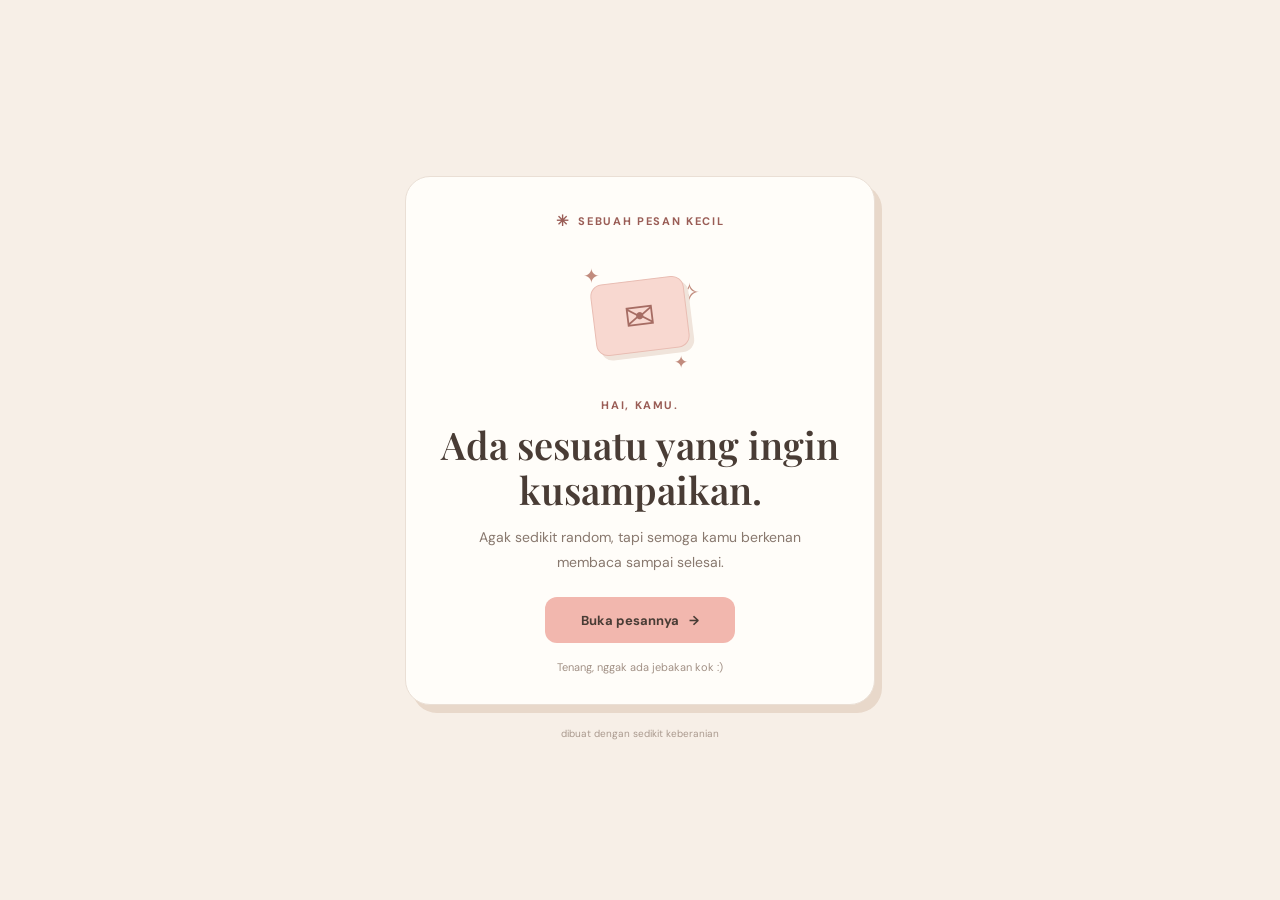
<file: index.html>
<!DOCTYPE html>
<html lang="id">
<head>
  <meta charset="UTF-8">
  <meta name="viewport" content="width=device-width, initial-scale=1.0">
  <meta name="theme-color" content="#f7efe7">
  <title>First time</title>
  <link rel="stylesheet" href="style.css">
    <link rel="icon" href="foto/teddy bear.jpg">

</head>
<body>
  <main class="page-shell">
    <section class="card intro-card">
      <div class="eyebrow"><span class="tiny-star">✳</span> sebuah pesan kecil</div>
      <div class="illustration" aria-hidden="true">
        <span class="spark spark-one">✦</span>
        <span class="spark spark-two">✧</span>
        <div class="envelope"><span>✉</span></div>
        <span class="spark spark-three">✦</span>
      </div>
      <p class="overline">Hai, kamu.</p>
      <h1>Ada sesuatu yang ingin kusampaikan.</h1>
      <p class="lead">Agak sedikit random, tapi semoga kamu berkenan membaca sampai selesai.</p>
      <a class="button button-primary button-link" href="pesan.html">Buka pesannya <span aria-hidden="true">→</span></a>
      <p class="small-note">Tenang, nggak ada jebakan kok :)</p>
    </section>
    <footer class="page-footer">dibuat dengan sedikit keberanian</footer>
  </main>
</body>
</html>
</file>
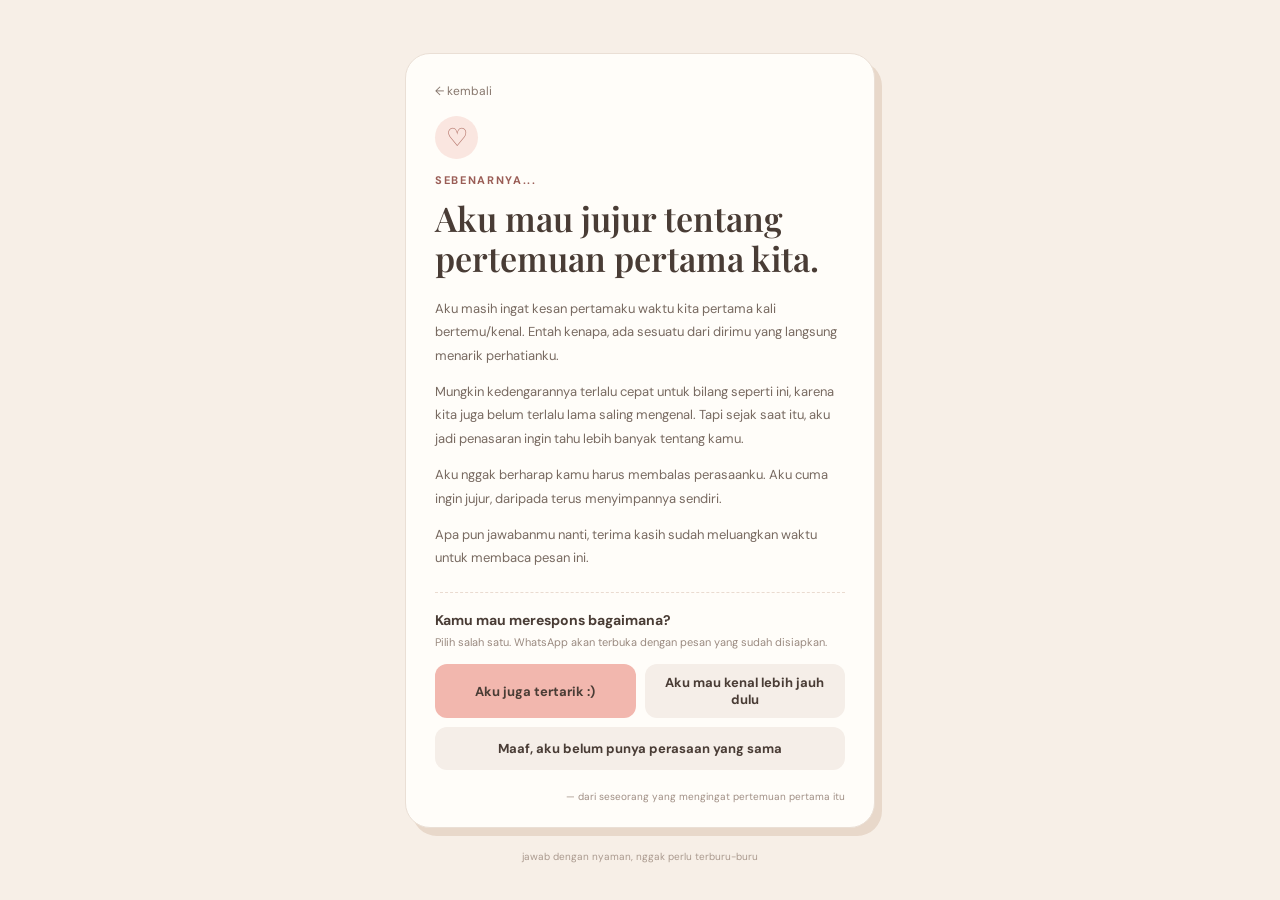
<file: pesan.html>
<!DOCTYPE html>
<html lang="id">
<head>
  <meta charset="UTF-8">
  <meta name="viewport" content="width=device-width, initial-scale=1.0">
  <meta name="theme-color" content="#f7efe7">
  <title>Sebuah Pengakuan</title>
  <link rel="stylesheet" href="style.css">
  <script src="script.js" defer></script>
</head>
<body>
  <div class="reaction-overlay" id="reactionOverlay" aria-hidden="true">
    <div class="reaction-content">
      <div class="reaction-emoji" id="reactionEmoji">💗</div>
      <p class="reaction-title" id="reactionTitle">Yeee!</p>
      <p class="reaction-message" id="reactionMessage">Aku senang mendengarnya!</p>
      <div class="reaction-hearts" aria-hidden="true">♡　✦　♡　✧　♡</div>
    </div>
  </div>
  <main class="page-shell">
    <section class="card message-card">
      <a class="back-link" href="index.html">← kembali</a>
      <div class="message-mark" aria-hidden="true">♡</div>
      <p class="overline">Sebenarnya...</p>
      <h1>Aku mau jujur tentang pertemuan pertama kita.</h1>

      <div class="letter-copy">
        <p>Aku masih ingat kesan pertamaku waktu kita pertama kali bertemu/kenal. Entah kenapa, ada sesuatu dari dirimu yang langsung menarik perhatianku.</p>
        <p>Mungkin kedengarannya terlalu cepat untuk bilang seperti ini, karena kita juga belum terlalu lama saling mengenal. Tapi sejak saat itu, aku jadi penasaran ingin tahu lebih banyak tentang kamu.</p>
        <p>Aku nggak berharap kamu harus membalas perasaanku. Aku cuma ingin jujur, daripada terus menyimpannya sendiri.</p>
        <p>Apa pun jawabanmu nanti, terima kasih sudah meluangkan waktu untuk membaca pesan ini.</p>
      </div>

      <div class="reply-area">
        <h2>Kamu mau merespons bagaimana?</h2>
        <p class="helper">Pilih salah satu. WhatsApp akan terbuka dengan pesan yang sudah disiapkan.</p>
        <div class="reply-grid">
          <button class="button button-primary" type="button" data-reply="yes">Aku juga tertarik :)</button>
          <button class="button button-soft" type="button" data-reply="think">Aku mau kenal lebih jauh dulu</button>
          <button class="button button-soft button-full" type="button" data-reply="no">Maaf, aku belum punya perasaan yang sama</button>
        </div>
        <p class="status" id="status" role="status" aria-live="polite"></p>
      </div>
      <p class="signature">— dari seseorang yang mengingat pertemuan pertama itu</p>
    </section>
    <footer class="page-footer">jawab dengan nyaman, nggak perlu terburu-buru</footer>
  </main>
</body>
</html>
</file>
<file: style.css>
@import url('https://fonts.googleapis.com/css2?family=DM+Sans:wght@400;500;600;700&family=Playfair+Display:wght@500;600;700&display=swap');

:root {
  --page: #f7efe7;
  --paper: #fffdf9;
  --ink: #493c35;
  --muted: #88786e;
  --line: #eadbd0;
  --rose: #f2b7ae;
  --rose-dark: #9a5d56;
  --soft: #f5eee8;
  --shadow: #e8d8ca;
}

* { box-sizing: border-box; }

body {
  margin: 0;
  min-height: 100vh;
  color: var(--ink);
  background: var(--page);
  font-family: 'DM Sans', Arial, sans-serif;
}

.page-shell {
  width: 100%;
  min-height: 100vh;
  padding: 38px 18px 22px;
  display: flex;
  flex-direction: column;
  align-items: center;
  justify-content: center;
}

.card {
  width: min(100%, 470px);
  background: var(--paper);
  border: 1px solid #eadfd5;
  border-radius: 25px;
  box-shadow: 7px 8px 0 var(--shadow);
}

.intro-card {
  padding: 34px 34px 30px;
  text-align: center;
}

.eyebrow, .overline {
  color: var(--rose-dark);
  font-size: 11px;
  font-weight: 700;
  letter-spacing: .15em;
  text-transform: uppercase;
}

.eyebrow { display: flex; justify-content: center; align-items: center; gap: 8px; }
.tiny-star { font-size: 15px; }

.illustration {
  position: relative;
  width: 150px;
  height: 130px;
  margin: 20px auto 17px;
  display: grid;
  place-items: center;
}

.envelope {
  width: 94px;
  height: 72px;
  display: grid;
  place-items: center;
  background: #f8d8d0;
  border: 1px solid #e9bdb3;
  border-radius: 12px;
  transform: rotate(-7deg);
  box-shadow: 4px 5px 0 #f0e4db;
}
.envelope span { font-size: 37px; color: #a66c63; }
.spark { position: absolute; color: #c18b7d; }
.spark-one { top: 12px; left: 18px; font-size: 20px; }
.spark-two { top: 25px; right: 15px; font-size: 25px; }
.spark-three { bottom: 8px; right: 27px; font-size: 17px; }

a { color: inherit; text-decoration: none; }

h1 {
  margin: 10px 0 13px;
  font-family: 'Playfair Display', Georgia, serif;
  font-size: clamp(29px, 7vw, 38px);
  line-height: 1.18;
  font-weight: 600;
}

.lead {
  max-width: 330px;
  margin: 0 auto 23px;
  color: var(--muted);
  font-size: 14px;
  line-height: 1.75;
}

.button {
  min-height: 46px;
  padding: 12px 17px;
  border: 0;
  border-radius: 12px;
  display: inline-flex;
  align-items: center;
  justify-content: center;
  gap: 10px;
  font: 700 13px 'DM Sans', Arial, sans-serif;
  text-align: center;
  cursor: pointer;
  transition: transform .16s ease, filter .16s ease, box-shadow .16s ease;
}
.button:hover { transform: translateY(-2px); filter: saturate(1.05); }
.button:active { transform: translateY(0); }
.button:focus-visible { outline: 3px solid #c18b7d; outline-offset: 3px; }
.button-primary { background: var(--rose); color: #493c35; }
.button-soft { background: var(--soft); color: var(--ink); }
.button-link { min-width: 190px; }
.small-note { margin: 17px 0 0; color: #a29186; font-size: 11px; }

.message-card { padding: 25px 29px 24px; }
.back-link { display: inline-block; color: var(--muted); font-size: 12px; margin-bottom: 17px; }
.back-link:hover { color: var(--rose-dark); }
.message-mark {
  width: 43px; height: 43px; margin-bottom: 14px;
  display: grid; place-items: center;
  border-radius: 50%; background: #fae6e0;
  color: #b47469; font-size: 25px;
}
.message-card h1 { font-size: clamp(27px, 6vw, 34px); margin-top: 7px; }
.letter-copy { margin-top: 19px; color: #786a61; font-size: 13px; line-height: 1.8; }
.letter-copy p { margin: 0 0 13px; }

.reply-area {
  margin-top: 22px;
  padding-top: 18px;
  border-top: 1px dashed var(--line);
}
.reply-area h2 { margin: 0 0 5px; font-size: 14px; }
.helper { margin: 0 0 13px; color: #9a8a80; font-size: 11px; line-height: 1.6; }
.reply-grid { display: grid; grid-template-columns: 1fr 1fr; gap: 9px; }
.reply-grid .button { width: 100%; min-height: 43px; padding: 10px 9px; }
.reply-grid .button-full { grid-column: 1 / -1; }
.status { min-height: 0; margin: 10px 0 0; color: var(--rose-dark); font-size: 12px; line-height: 1.6; }
.status:empty { display: none; }
.signature { margin: 20px 0 0; color: #a08f85; font-size: 10px; text-align: right; }
.page-footer { margin-top: 22px; color: #aa998e; font-size: 10px; text-align: center; }

@media (max-width: 420px) {
  .page-shell { padding: 20px 13px; }
  .intro-card { padding: 28px 22px 25px; }
  .message-card { padding: 21px 20px; }
  .reply-grid { grid-template-columns: 1fr; }
  .reply-grid .button-full { grid-column: auto; }
}


/* Semua tombol mendapat warna pink saat ditekan/dipilih. */
.button:active,
.button.is-selected {
  background: var(--rose) !important;
  color: #493c35 !important;
  box-shadow: 0 0 0 3px rgba(242, 183, 174, .28);
}
.button:disabled {
  cursor: default;
  opacity: .82;
}
.button.is-selected {
  opacity: 1;
  transform: scale(.98);
}

/* Layar animasi respons setelah pilihan ditekan. */
.reaction-overlay {
  position: fixed;
  inset: 0;
  z-index: 20;
  display: grid;
  place-items: center;
  padding: 24px;
  background: rgba(73, 60, 53, .38);
  opacity: 0;
  visibility: hidden;
  transition: opacity .28s ease, visibility .28s ease;
}
.reaction-overlay.is-visible {
  opacity: 1;
  visibility: visible;
}
.reaction-content {
  width: min(100%, 390px);
  padding: 34px 25px 29px;
  border: 1px solid #f0dcd4;
  border-radius: 25px;
  background: var(--paper);
  box-shadow: 0 18px 55px rgba(73, 60, 53, .2);
  text-align: center;
  transform: translateY(22px) scale(.92);
  animation: reaction-pop .55s cubic-bezier(.2, .8, .2, 1) forwards;
}
.reaction-emoji {
  margin-bottom: 12px;
  font-size: clamp(48px, 12vw, 68px);
  line-height: 1.2;
  animation: emoji-bounce .8s ease-in-out infinite alternate;
}
.reaction-title {
  margin: 0 0 10px;
  color: var(--rose-dark);
  font-family: 'Playfair Display', Georgia, serif;
  font-size: clamp(27px, 7vw, 35px);
  font-weight: 700;
}
.reaction-message {
  margin: 0 auto;
  max-width: 300px;
  color: var(--muted);
  font-size: 14px;
  line-height: 1.75;
}
.reaction-hearts {
  margin-top: 19px;
  color: #d9958a;
  font-size: 19px;
  letter-spacing: 3px;
  animation: hearts-float 1.5s ease-in-out infinite;
}
.reaction-yes .reaction-content { border-color: #f1c7d3; }
.reaction-yes .reaction-title { color: #bd718c; }
.reaction-think .reaction-title { color: #a87978; }
.reaction-no .reaction-title { color: #a87978; }

@keyframes reaction-pop {
  0% { opacity: 0; transform: translateY(22px) scale(.88); }
  65% { opacity: 1; transform: translateY(-5px) scale(1.025); }
  100% { opacity: 1; transform: translateY(0) scale(1); }
}
@keyframes emoji-bounce {
  from { transform: translateY(0) rotate(-5deg); }
  to { transform: translateY(-9px) rotate(5deg); }
}
@keyframes hearts-float {
  0%, 100% { transform: translateY(0); opacity: .7; }
  50% { transform: translateY(-5px); opacity: 1; }
}

@media (prefers-reduced-motion: reduce) {
  .reaction-content, .reaction-emoji, .reaction-hearts {
    animation: none;
  }
  .reaction-overlay { transition: none; }
}
</file>
